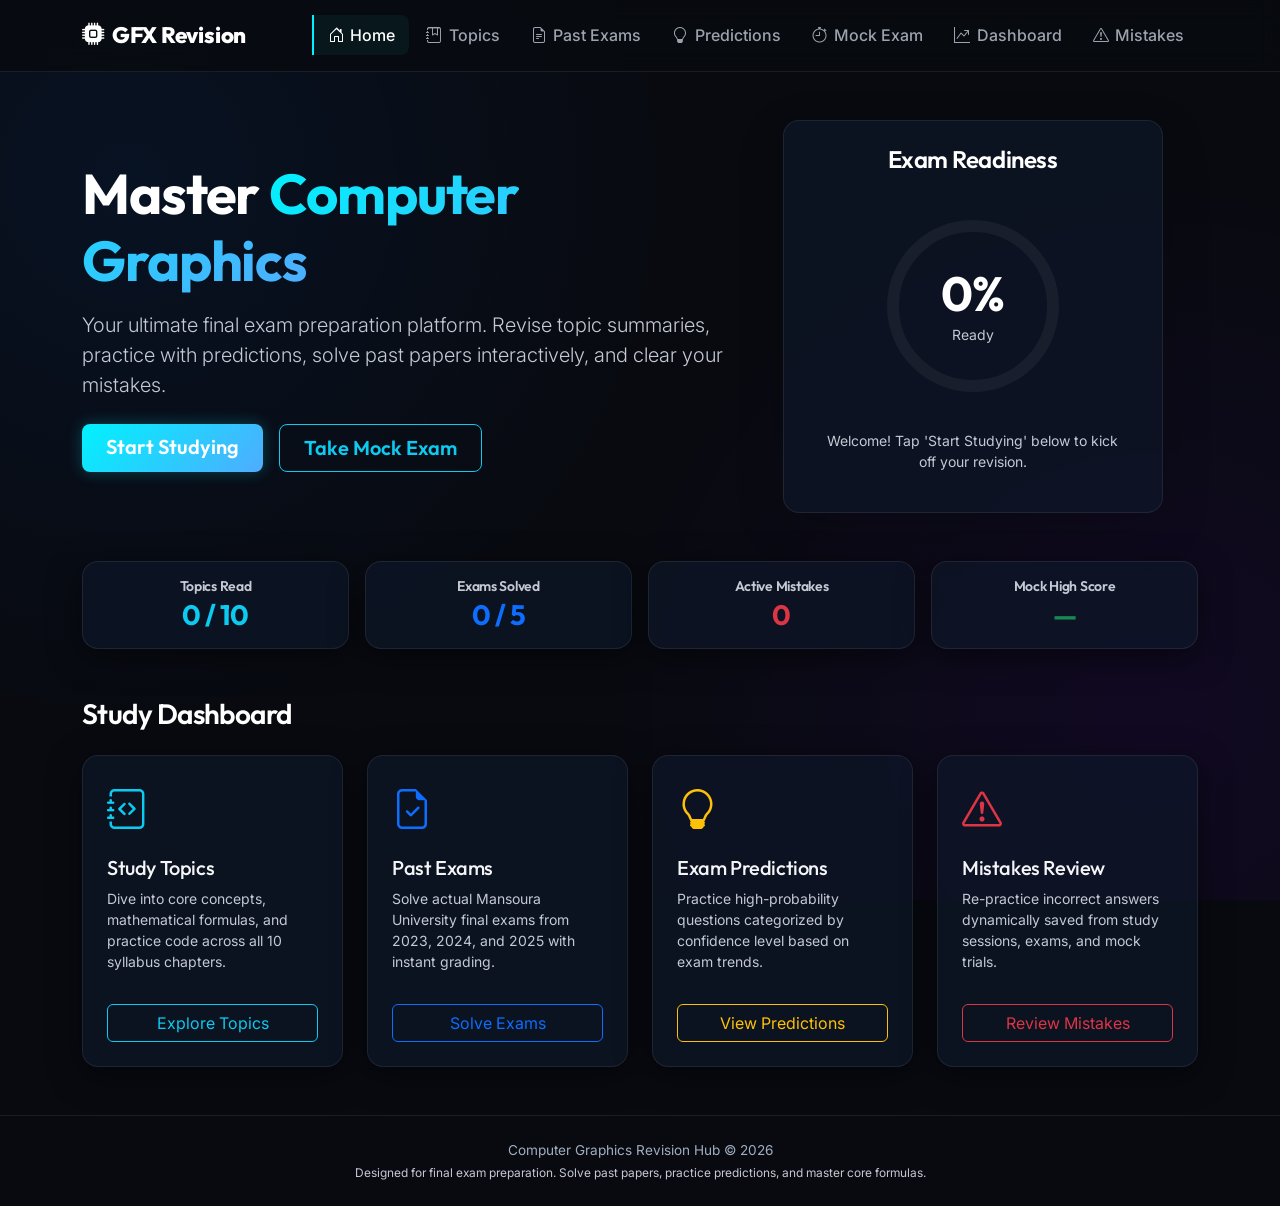
<file: index.html>
<!DOCTYPE html>
<html lang="en">
<head>
  <meta charset="UTF-8" />
  <meta name="viewport" content="width=device-width, initial-scale=1.0" />
  <title>GFX Revision — Home</title>
  <meta name="description" content="Computer Graphics Final Exam Revision Website" />
  <link rel="stylesheet" href="https://cdn.jsdelivr.net/npm/bootstrap@5.3.3/dist/css/bootstrap.min.css" />
  <link rel="stylesheet" href="https://cdn.jsdelivr.net/npm/bootstrap-icons@1.11.3/font/bootstrap-icons.min.css" />
  <link rel="stylesheet" href="css/style.css" />
</head>
<body>
  <!-- Navbar injected by app.js -->
  <nav id="navbar"></nav>

  <!-- Main content -->
  <main id="main-content" class="container py-5">
    
    <!-- Hero / Welcome Panel -->
    <div class="row align-items-center mb-5 fade-in">
      <div class="col-lg-7">
        <h1 class="display-4 fw-bold mb-3">
          Master <span class="card-title-accent">Computer Graphics</span>
        </h1>
        <p class="lead text-muted">
          Your ultimate final exam preparation platform. Revise topic summaries, practice with predictions, solve past papers interactively, and clear your mistakes.
        </p>
        <div class="d-flex gap-3 mt-4">
          <a href="topics.html" class="btn btn-primary btn-lg px-4" style="background: var(--grad-primary); border: none; font-family: var(--font-title); font-weight: 600; color: #ffffff; box-shadow: var(--shadow-neon-cyan);">
            Start Studying
          </a>
          <a href="mock.html" class="btn btn-outline-info btn-lg px-4" style="font-family: var(--font-title); font-weight: 600;">
            Take Mock Exam
          </a>
        </div>
      </div>
      <div class="col-lg-5 mt-4 mt-lg-0 text-center">
        <!-- Visual Readiness Card -->
        <div class="panel-glass p-4 d-inline-block text-center shadow-lg" style="width: 100%; max-width: 380px;">
          <h4 class="mb-3" style="font-family: var(--font-title);">Exam Readiness</h4>
          
          <div class="position-relative d-inline-block my-3">
            <svg width="200" height="200" viewBox="0 0 200 200">
              <circle cx="100" cy="100" r="80" stroke="rgba(255,255,255,0.05)" stroke-width="12" fill="transparent" />
              <circle id="readiness-circle" cx="100" cy="100" r="80" stroke="url(#cyanGrad)" stroke-width="12" fill="transparent"
                      stroke-dasharray="502.6" stroke-dashoffset="502.6" class="progress-ring-circle" />
              <defs>
                <linearGradient id="cyanGrad" x1="0%" y1="0%" x2="100%" y2="100%">
                  <stop offset="0%" stop-color="#00f2fe" />
                  <stop offset="100%" stop-color="#0072ff" />
                </linearGradient>
              </defs>
            </svg>
            <div class="position-absolute top-50 start-50 translate-middle text-center">
              <h2 id="readiness-percent" class="display-5 fw-bold mb-0">0%</h2>
              <span class="text-muted small">Ready</span>
            </div>
          </div>
          <p id="readiness-feedback" class="text-muted small px-3 mt-2">
            Complete study topics and solve past papers to boost your score!
          </p>
        </div>
      </div>
    </div>

    <!-- Quick Stats Grid -->
    <div class="row g-3 mb-5 fade-in" style="animation-delay: 0.1s;">
      <div class="col-md-3 col-6">
        <div class="panel-glass p-3 text-center">
          <h5 class="text-muted small mb-1">Topics Read</h5>
          <h3 id="stat-topics" class="fw-bold mb-0 text-info">0 / 10</h3>
        </div>
      </div>
      <div class="col-md-3 col-6">
        <div class="panel-glass p-3 text-center">
          <h5 class="text-muted small mb-1">Exams Solved</h5>
          <h3 id="stat-exams" class="fw-bold mb-0 text-primary">0 / 3</h3>
        </div>
      </div>
      <div class="col-md-3 col-6">
        <div class="panel-glass p-3 text-center">
          <h5 class="text-muted small mb-1">Active Mistakes</h5>
          <h3 id="stat-mistakes" class="fw-bold mb-0 text-danger">0</h3>
        </div>
      </div>
      <div class="col-md-3 col-6">
        <div class="panel-glass p-3 text-center">
          <h5 class="text-muted small mb-1">Mock High Score</h5>
          <h3 id="stat-mock" class="fw-bold mb-0 text-success">—</h3>
        </div>
      </div>
    </div>

    <!-- Features / Shortcut Cards -->
    <h3 class="mb-4" style="font-family: var(--font-title);">Study Dashboard</h3>
    <div class="row g-4 fade-in" style="animation-delay: 0.2s;">
      <!-- Card 1: Study Topics -->
      <div class="col-md-6 col-lg-3">
        <div class="panel-glass panel-glass-hover h-100 p-4 d-flex flex-column">
          <div class="mb-3 text-info fs-1"><i class="bi bi-journal-code"></i></div>
          <h4 class="h5 mb-2">Study Topics</h4>
          <p class="text-muted small flex-grow-1">
            Dive into core concepts, mathematical formulas, and practice code across all 10 syllabus chapters.
          </p>
          <a href="topics.html" class="btn btn-outline-info w-100 mt-3">Explore Topics</a>
        </div>
      </div>
      
      <!-- Card 2: Past Exams -->
      <div class="col-md-6 col-lg-3">
        <div class="panel-glass panel-glass-hover h-100 p-4 d-flex flex-column">
          <div class="mb-3 text-primary fs-1"><i class="bi bi-file-earmark-check"></i></div>
          <h4 class="h5 mb-2">Past Exams</h4>
          <p class="text-muted small flex-grow-1">
            Solve actual Mansoura University final exams from 2023, 2024, and 2025 with instant grading.
          </p>
          <a href="exams.html" class="btn btn-outline-primary w-100 mt-3">Solve Exams</a>
        </div>
      </div>

      <!-- Card 3: Predicted Questions -->
      <div class="col-md-6 col-lg-3">
        <div class="panel-glass panel-glass-hover h-100 p-4 d-flex flex-column">
          <div class="mb-3 text-warning fs-1"><i class="bi bi-lightbulb"></i></div>
          <h4 class="h5 mb-2">Exam Predictions</h4>
          <p class="text-muted small flex-grow-1">
            Practice high-probability questions categorized by confidence level based on exam trends.
          </p>
          <a href="predictions.html" class="btn btn-outline-warning w-100 mt-3">View Predictions</a>
        </div>
      </div>

      <!-- Card 4: Mistakes List -->
      <div class="col-md-6 col-lg-3">
        <div class="panel-glass panel-glass-hover h-100 p-4 d-flex flex-column">
          <div class="mb-3 text-danger fs-1"><i class="bi bi-exclamation-triangle"></i></div>
          <h4 class="h5 mb-2">Mistakes Review</h4>
          <p class="text-muted small flex-grow-1">
            Re-practice incorrect answers dynamically saved from study sessions, exams, and mock trials.
          </p>
          <a href="mistakes.html" class="btn btn-outline-danger w-100 mt-3">Review Mistakes</a>
        </div>
      </div>
    </div>

  </main>

  <!-- Footer -->
  <footer id="footer"></footer>

  <script src="https://cdn.jsdelivr.net/npm/bootstrap@5.3.3/dist/js/bootstrap.bundle.min.js"></script>
  <script src="js/app.js"></script>
  <script src="js/home.js"></script>
</body>
</html>
</file>
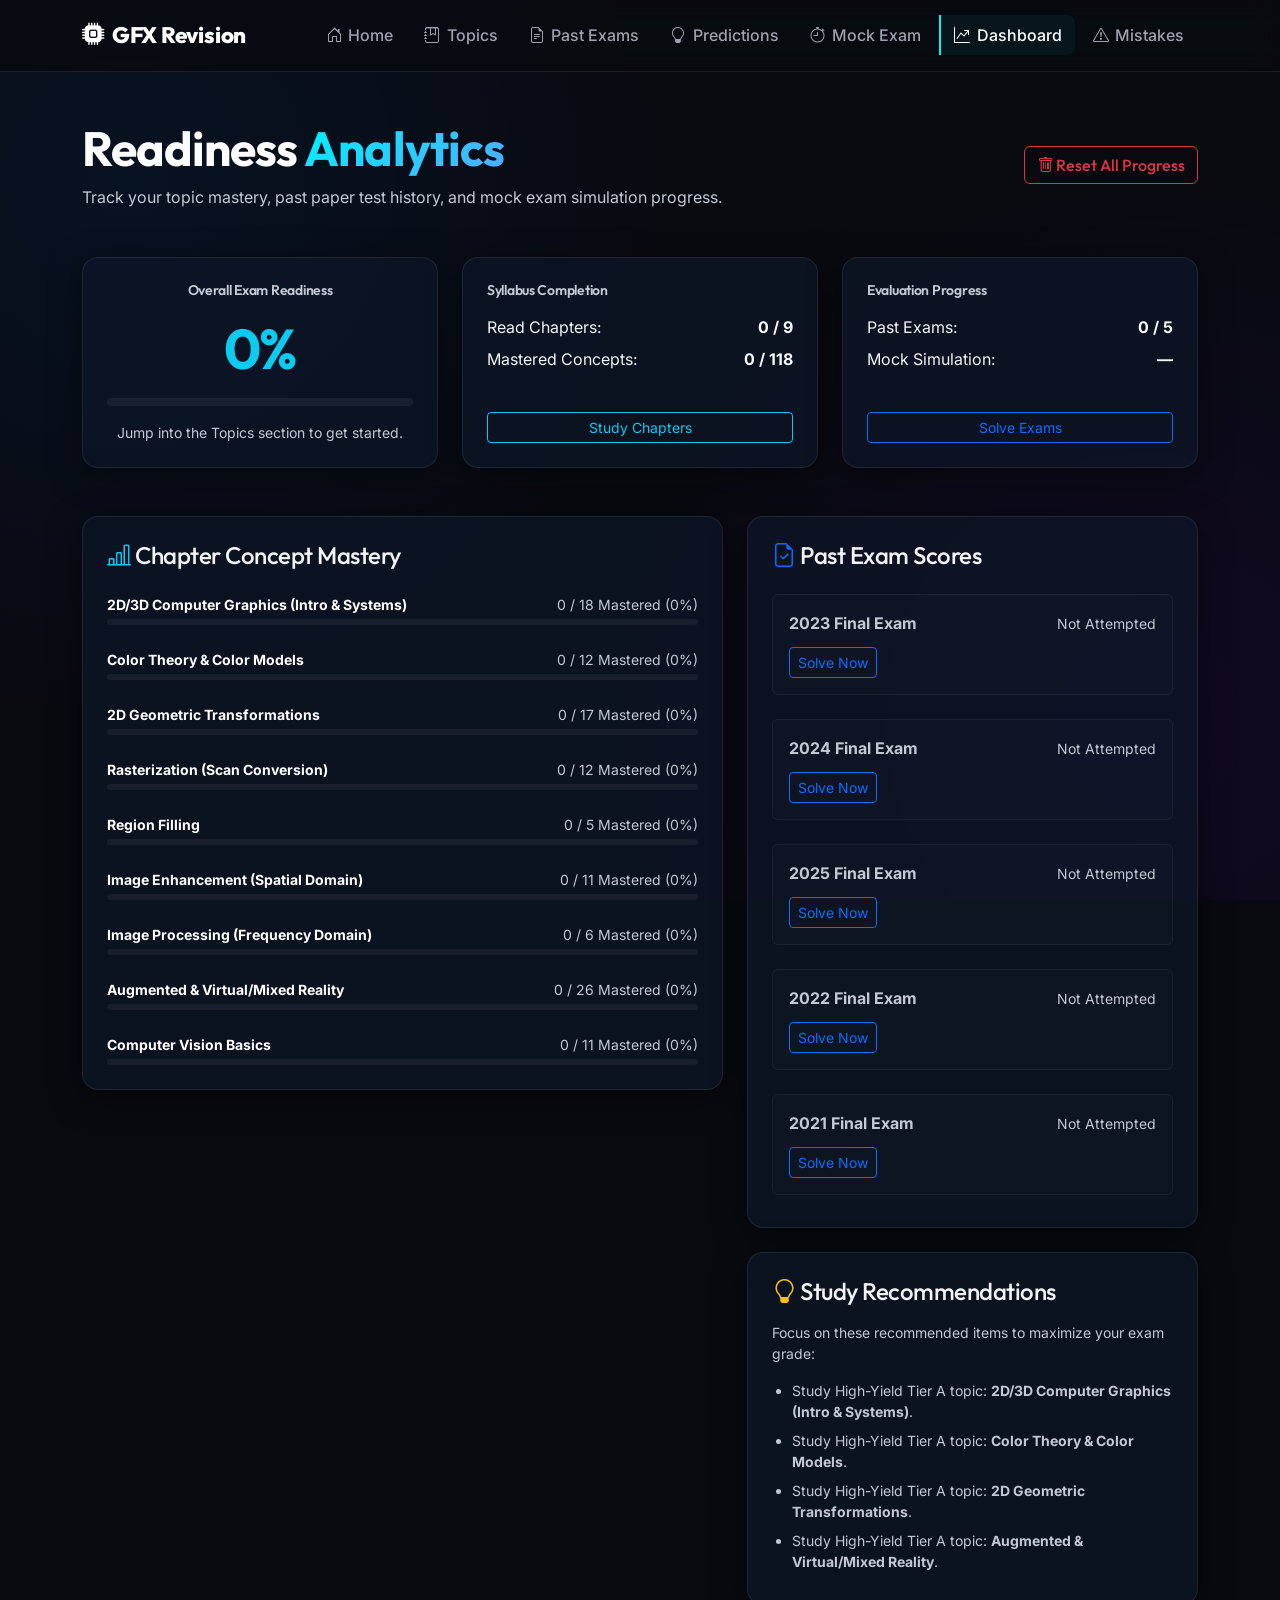
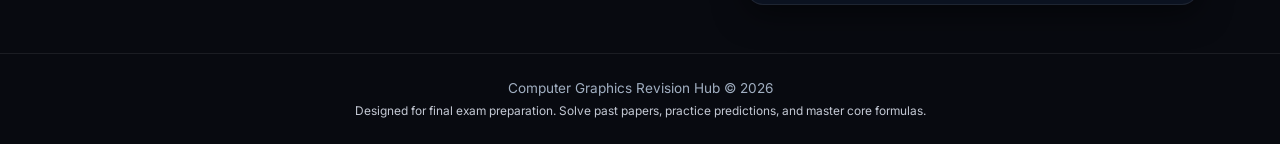
<file: dashboard.html>
<!DOCTYPE html>
<html lang="en">
<head>
  <meta charset="UTF-8" />
  <meta name="viewport" content="width=device-width, initial-scale=1.0" />
  <title>GFX Revision — Dashboard</title>
  <meta name="description" content="View your revision analytics." />
  <link rel="stylesheet" href="https://cdn.jsdelivr.net/npm/bootstrap@5.3.3/dist/css/bootstrap.min.css" />
  <link rel="stylesheet" href="https://cdn.jsdelivr.net/npm/bootstrap-icons@1.11.3/font/bootstrap-icons.min.css" />
  <link rel="stylesheet" href="css/style.css" />
</head>
<body>
  <!-- Navbar -->
  <nav id="navbar"></nav>

  <!-- Main content -->
  <main id="main-content" class="container py-5">
    
    <div class="d-flex flex-md-row flex-column justify-content-between align-items-md-center mb-5 gap-3 fade-in">
      <div>
        <h1 class="display-5 fw-bold mb-2">Readiness <span class="card-title-accent">Analytics</span></h1>
        <p class="text-muted mb-0">Track your topic mastery, past paper test history, and mock exam simulation progress.</p>
      </div>
      <div>
        <button id="reset-progress-btn" class="btn btn-outline-danger" style="font-family: var(--font-title); font-weight: 500;">
          <i class="bi bi-trash"></i> Reset All Progress
        </button>
      </div>
    </div>

    <!-- Summary Metrics Cards -->
    <div class="row g-4 mb-5 fade-in" style="animation-delay: 0.1s;">
      
      <!-- Readiness Card -->
      <div class="col-md-4">
        <div class="panel-glass p-4 text-center h-100">
          <h5 class="text-muted small mb-2">Overall Exam Readiness</h5>
          <h2 id="dash-readiness-percent" class="display-4 fw-bold text-info my-3">0%</h2>
          <div class="progress" style="height: 8px; background: rgba(255,255,255,0.05); border-radius: 4px;">
            <div id="dash-readiness-bar" class="progress-bar bg-info" role="progressbar" style="width: 0%;" aria-valuenow="0" aria-valuemin="0" aria-valuemax="100"></div>
          </div>
          <p id="dash-readiness-feedback" class="text-muted small mt-3 mb-0">Complete topics and solve past papers to raise your score.</p>
        </div>
      </div>

      <!-- Topics Progress -->
      <div class="col-md-4">
        <div class="panel-glass p-4 h-100 d-flex flex-column justify-content-between">
          <div>
            <h5 class="text-muted small mb-3">Syllabus Completion</h5>
            <div class="d-flex justify-content-between mb-2">
              <span>Read Chapters:</span>
              <strong id="dash-topics-read" class="text-light">0 / 9</strong>
            </div>
            <div class="d-flex justify-content-between mb-2">
              <span>Mastered Concepts:</span>
              <strong id="dash-concepts-mastered" class="text-light">0</strong>
            </div>
          </div>
          <a href="topics.html" class="btn btn-sm btn-outline-info w-100 mt-3">Study Chapters</a>
        </div>
      </div>

      <!-- Exams & Mock Progress -->
      <div class="col-md-4">
        <div class="panel-glass p-4 h-100 d-flex flex-column justify-content-between">
          <div>
            <h5 class="text-muted small mb-3">Evaluation Progress</h5>
            <div class="d-flex justify-content-between mb-2">
              <span>Past Exams:</span>
              <strong id="dash-exams-solved" class="text-light">0 / 3</strong>
            </div>
            <div class="d-flex justify-content-between mb-2">
              <span>Mock Simulation:</span>
              <strong id="dash-mock-score" class="text-light">—</strong>
            </div>
          </div>
          <a href="exams.html" class="btn btn-sm btn-outline-primary w-100 mt-3">Solve Exams</a>
        </div>
      </div>

    </div>

    <div class="row g-4 fade-in" style="animation-delay: 0.2s;">
      <!-- Left Column: Detailed Chapter Mastery -->
      <div class="col-lg-7">
        <div class="panel-glass p-4">
          <h3 class="h4 mb-4" style="font-family: var(--font-title);"><i class="bi bi-bar-chart-line text-info"></i> Chapter Concept Mastery</h3>
          <div id="chapters-mastery-list" class="d-flex flex-column gap-4">
            <!-- Progress bars for each chapter loaded dynamically -->
          </div>
        </div>
      </div>

      <!-- Right Column: Exam Performance & Weak Points -->
      <div class="col-lg-5">
        <!-- Exams History -->
        <div class="panel-glass p-4 mb-4">
          <h3 class="h4 mb-4" style="font-family: var(--font-title);"><i class="bi bi-file-earmark-check text-primary"></i> Past Exam Scores</h3>
          <div id="exams-history-list" class="d-flex flex-column gap-3">
            <!-- Exam results -->
          </div>
        </div>

        <!-- Weak Points / Recommendations -->
        <div class="panel-glass p-4">
          <h3 class="h4 mb-3" style="font-family: var(--font-title);"><i class="bi bi-lightbulb text-warning"></i> Study Recommendations</h3>
          <p class="text-muted small mb-3">Focus on these recommended items to maximize your exam grade:</p>
          <ul id="recommendations-list" class="text-muted small mb-0" style="padding-left: 1.25rem;">
            <!-- Dynamic alerts -->
          </ul>
        </div>
      </div>
    </div>

  </main>

  <!-- Footer -->
  <footer id="footer"></footer>

  <script src="https://cdn.jsdelivr.net/npm/bootstrap@5.3.3/dist/js/bootstrap.bundle.min.js"></script>
  <script src="js/app.js"></script>
  <script src="js/dashboard.js"></script>
</body>
</html>
</file>
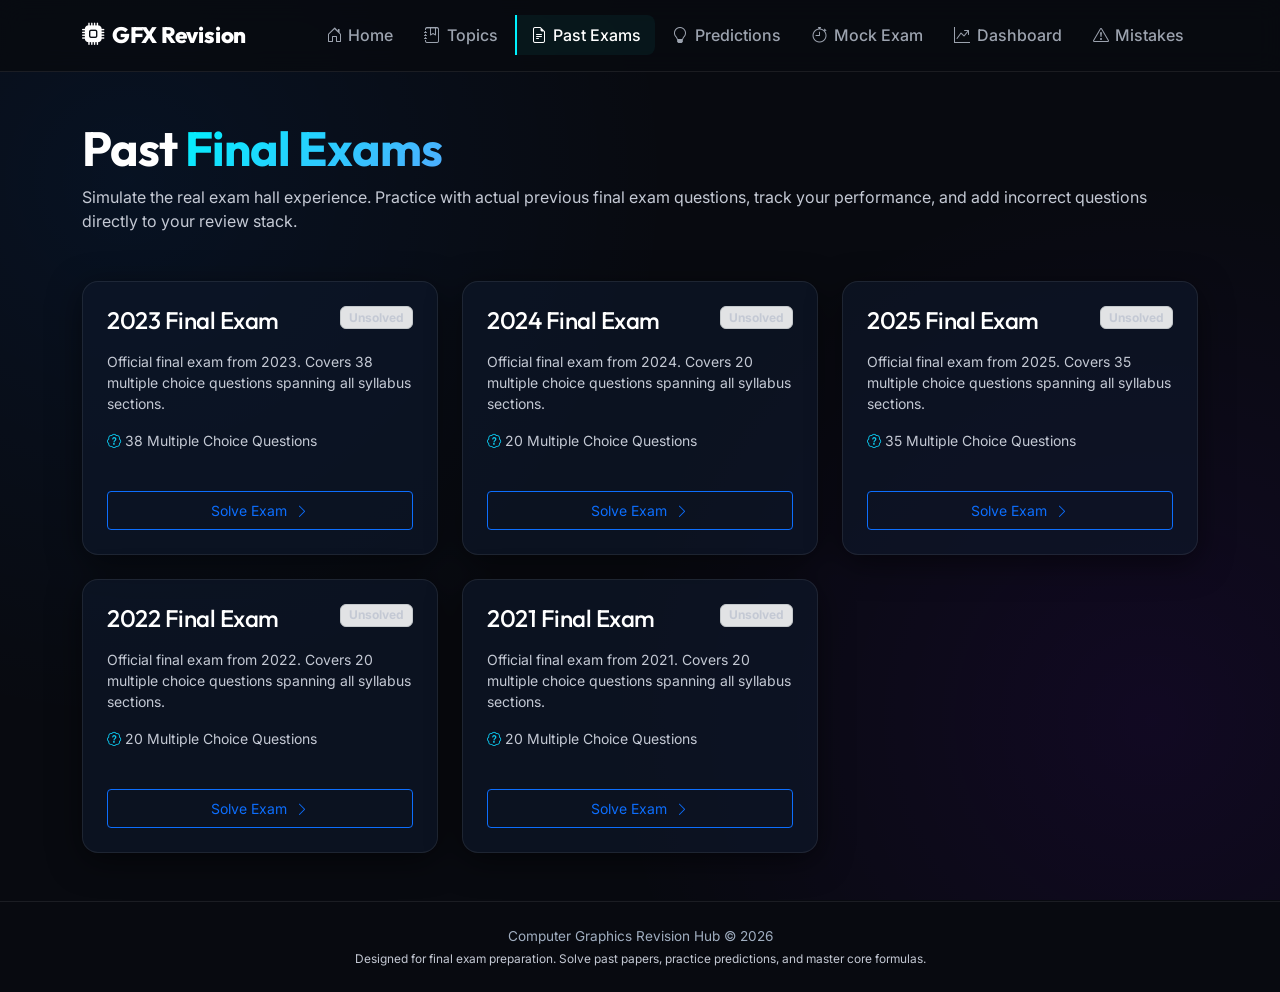
<file: exam.html>
<!DOCTYPE html>
<html lang="en">
<head>
  <meta charset="UTF-8" />
  <meta name="viewport" content="width=device-width, initial-scale=1.0" />
  <title>GFX Revision — Exam Solver</title>
  <meta name="description" content="Solve past Computer Graphics exam papers." />
  <link rel="stylesheet" href="https://cdn.jsdelivr.net/npm/bootstrap@5.3.3/dist/css/bootstrap.min.css" />
  <link rel="stylesheet" href="https://cdn.jsdelivr.net/npm/bootstrap-icons@1.11.3/font/bootstrap-icons.min.css" />
  <link rel="stylesheet" href="css/style.css" />
</head>
<body>
  <!-- Navbar -->
  <nav id="navbar"></nav>

  <!-- Main content -->
  <main id="main-content" class="container py-5">
    
    <!-- Header Controls -->
    <div class="d-flex justify-content-between align-items-center mb-4 fade-in">
      <a href="exams.html" class="btn btn-sm btn-outline-secondary"><i class="bi bi-arrow-left"></i> Exit Exam</a>
      <div class="d-flex align-items-center gap-3">
        <span class="badge bg-danger px-3 py-2 fs-6 d-flex align-items-center gap-2" id="timer-badge">
          <i class="bi bi-alarm-fill"></i> <span id="timer-display">00:00</span>
        </span>
      </div>
    </div>

    <!-- Solver Layout -->
    <div class="row g-4 fade-in" style="animation-delay: 0.1s;">
      
      <!-- Left side: Questions Panel -->
      <div class="col-lg-8" id="question-panel-col">
        <div class="panel-glass p-4 mb-4">
          <!-- Question Progress Bar -->
          <div class="d-flex justify-content-between align-items-center mb-2">
            <span class="small text-muted" id="q-counter">Question 0 of 0</span>
            <span class="small text-info fw-bold" id="q-percent">0% Completed</span>
          </div>
          <div class="progress mb-4" style="height: 6px; background: rgba(255,255,255,0.05); border-radius: 3px;">
            <div class="progress-bar" id="exam-progress-bar" role="progressbar" style="width: 0%; background: var(--grad-primary); border-radius: 3px;" aria-valuenow="0" aria-valuemin="0" aria-valuemax="100"></div>
          </div>

          <!-- Question Body -->
          <div class="d-flex justify-content-between align-items-start gap-2 mb-3">
            <h4 class="h5" id="question-text" style="line-height: 1.5;">Loading question...</h4>
            <button class="btn btn-sm text-warning flag-btn p-0" id="flag-btn-exam">
              <i class="bi bi-flag"></i>
            </button>
          </div>

          <!-- Options Grid -->
          <div id="options-container" class="mb-4">
            <!-- Injected by JS -->
          </div>

          <!-- Explanation Panel -->
          <div class="answer-panel d-none mb-4" id="explanation-panel">
            <h6 class="text-info mb-1"><i class="bi bi-info-circle"></i> Explanation:</h6>
            <p class="text-muted small mb-0" id="explanation-text"></p>
          </div>

          <!-- Action Buttons -->
          <div class="d-flex justify-content-between mt-4">
            <button class="btn btn-outline-secondary px-4" id="prev-btn" disabled>
              <i class="bi bi-chevron-left"></i> Previous
            </button>
            <button class="btn btn-primary px-4" id="next-btn" style="background: var(--grad-primary); border: none; color: #ffffff; font-weight: 600;">
              Next <i class="bi bi-chevron-right"></i>
            </button>
          </div>
        </div>
      </div>

      <!-- Right side: Questions Sidebar/Grid for quick navigation -->
      <div class="col-lg-4" id="nav-panel-col">
        <div class="panel-glass p-4">
          <h5 class="h6 mb-3" style="font-family: var(--font-title);">Question Navigation</h5>
          <div class="d-flex flex-wrap gap-2 mb-4" id="navigator-grid">
            <!-- Buttons injected by JS -->
          </div>
          <hr style="border-color: rgba(255,255,255,0.06);">
          <button class="btn btn-danger w-100 py-2.5 fw-bold" id="submit-exam-btn" style="box-shadow: 0 4px 15px rgba(239, 68, 68, 0.2);">
            Submit Exam
          </button>
        </div>
      </div>

    </div>

    <!-- Results Panel (Hidden initially) -->
    <div id="results-panel" class="d-none fade-in">
      <div class="row justify-content-center">
        <div class="col-md-8 text-center">
          <div class="panel-glass p-5 mb-5 shadow-lg">
            <div class="fs-1 text-success mb-3"><i class="bi bi-trophy-fill"></i></div>
            <h2 class="display-5 fw-bold mb-2">Exam Completed!</h2>
            <p class="text-muted mb-4" id="results-meta">You attempted the 2024 Exam.</p>
            
            <div class="display-3 fw-bold mb-2 text-info" id="results-score">0 / 0</div>
            <h4 class="text-success mb-4" id="results-percentage">0%</h4>

            <div class="progress mb-4" style="height: 12px; background: rgba(255,255,255,0.05); border-radius: 6px;">
              <div class="progress-bar bg-success" id="results-progress" role="progressbar" style="width: 0%; border-radius: 6px;" aria-valuenow="0" aria-valuemin="0" aria-valuemax="100"></div>
            </div>

            <p class="text-muted small mb-4" id="results-summary">
              All incorrect answers have been logged into your Mistakes tab for study review.
            </p>

            <div class="d-flex gap-3 justify-content-center">
              <a href="exams.html" class="btn btn-outline-secondary px-4 py-2">Back to Exams</a>
              <a href="mistakes.html" class="btn btn-primary px-4 py-2" style="background: var(--grad-primary); border: none; color: #ffffff; font-weight: 600;">Review Mistakes</a>
            </div>
          </div>
        </div>
      </div>
    </div>

  </main>

  <!-- Footer -->
  <footer id="footer"></footer>

  <script src="https://cdn.jsdelivr.net/npm/bootstrap@5.3.3/dist/js/bootstrap.bundle.min.js"></script>
  <script src="js/app.js"></script>
  <script src="js/exam.js"></script>
</body>
</html>
</file>
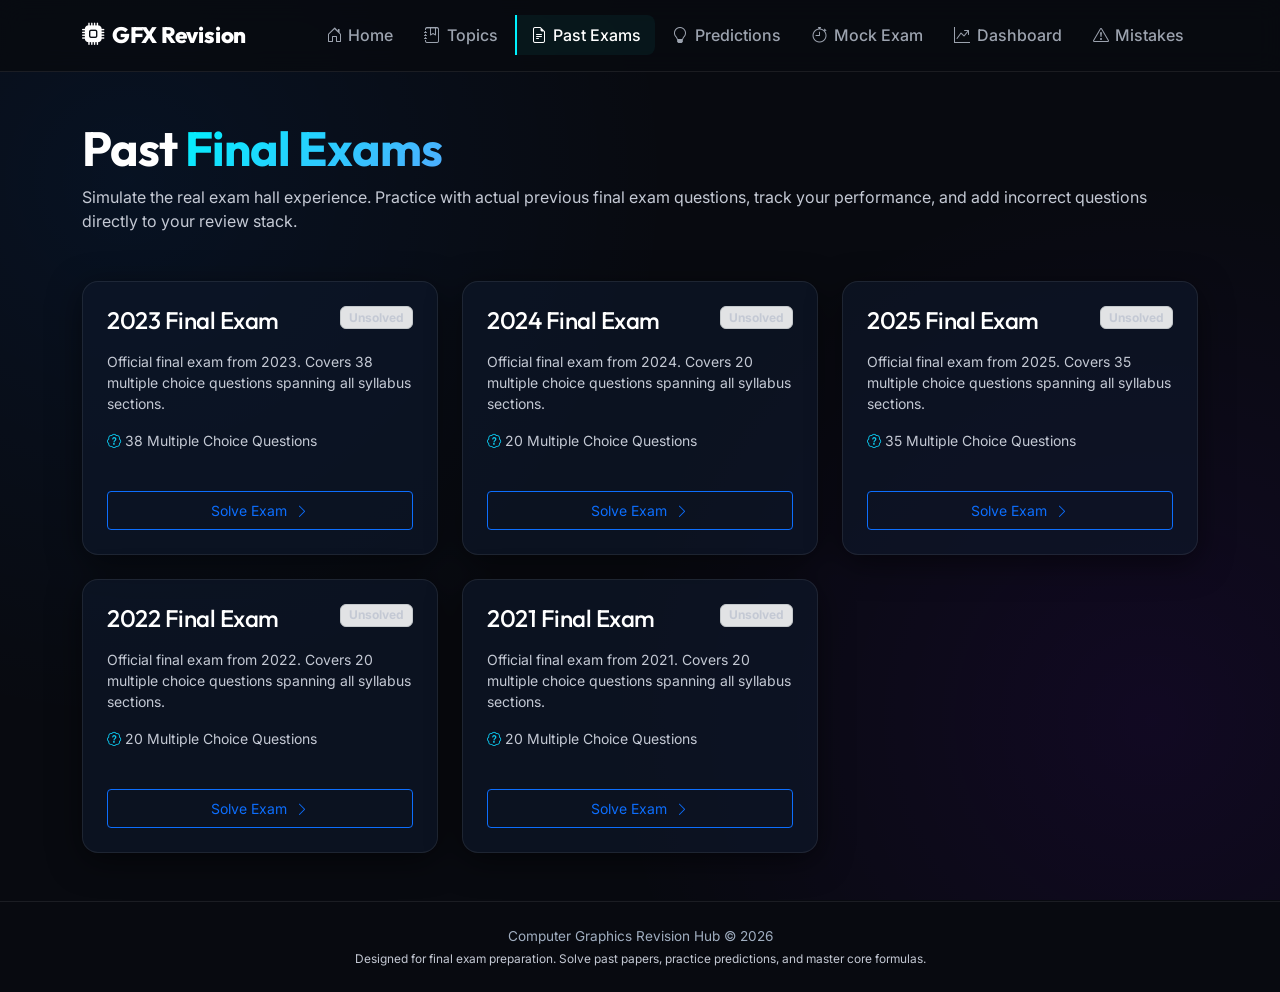
<file: exams.html>
<!DOCTYPE html>
<html lang="en">
<head>
  <meta charset="UTF-8" />
  <meta name="viewport" content="width=device-width, initial-scale=1.0" />
  <title>GFX Revision — Past Exams</title>
  <meta name="description" content="Attempt past computer graphics papers." />
  <link rel="stylesheet" href="https://cdn.jsdelivr.net/npm/bootstrap@5.3.3/dist/css/bootstrap.min.css" />
  <link rel="stylesheet" href="https://cdn.jsdelivr.net/npm/bootstrap-icons@1.11.3/font/bootstrap-icons.min.css" />
  <link rel="stylesheet" href="css/style.css" />
</head>
<body>
  <!-- Navbar -->
  <nav id="navbar"></nav>

  <!-- Main content -->
  <main id="main-content" class="container py-5">
    <div class="mb-5 fade-in">
      <h1 class="display-5 fw-bold mb-2">Past <span class="card-title-accent">Final Exams</span></h1>
      <p class="text-muted">Simulate the real exam hall experience. Practice with actual previous final exam questions, track your performance, and add incorrect questions directly to your review stack.</p>
    </div>

    <!-- Exams Grid -->
    <div class="row g-4 fade-in" style="animation-delay: 0.1s;" id="exams-grid">
      <!-- Exam cards dynamically injected -->
      <div class="col-12 text-center py-5">
        <div class="spinner-border text-info" role="status">
          <span class="visually-hidden">Loading exams...</span>
        </div>
      </div>
    </div>
  </main>

  <!-- Footer -->
  <footer id="footer"></footer>

  <script src="https://cdn.jsdelivr.net/npm/bootstrap@5.3.3/dist/js/bootstrap.bundle.min.js"></script>
  <script src="js/app.js"></script>
  <script src="js/exams.js"></script>
</body>
</html>
</file>
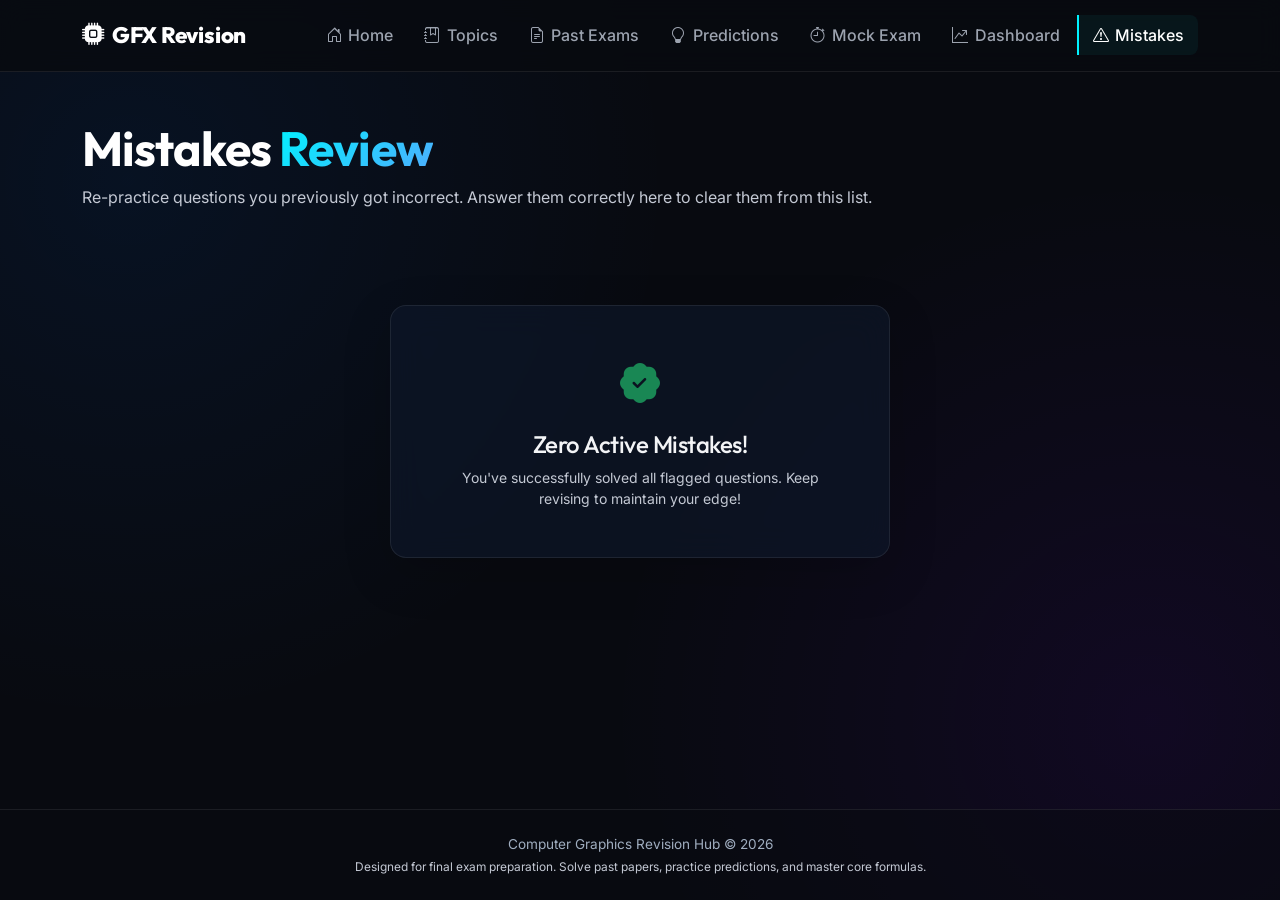
<file: mistakes.html>
<!DOCTYPE html>
<html lang="en">
<head>
  <meta charset="UTF-8" />
  <meta name="viewport" content="width=device-width, initial-scale=1.0" />
  <title>GFX Revision — Mistakes Review</title>
  <meta name="description" content="Review and solve your logged mistakes." />
  <link rel="stylesheet" href="https://cdn.jsdelivr.net/npm/bootstrap@5.3.3/dist/css/bootstrap.min.css" />
  <link rel="stylesheet" href="https://cdn.jsdelivr.net/npm/bootstrap-icons@1.11.3/font/bootstrap-icons.min.css" />
  <link rel="stylesheet" href="css/style.css" />
</head>
<body>
  <!-- Navbar -->
  <nav id="navbar"></nav>

  <!-- Main content -->
  <main id="main-content" class="container py-5">
    
    <div class="d-flex flex-md-row flex-column justify-content-between align-items-md-center mb-5 gap-3 fade-in">
      <div>
        <h1 class="display-5 fw-bold mb-2">Mistakes <span class="card-title-accent">Review</span></h1>
        <p class="text-muted mb-0">Re-practice questions you previously got incorrect. Answer them correctly here to clear them from this list.</p>
      </div>
      <div>
        <button id="clear-all-mistakes-btn" class="btn btn-outline-danger" style="font-family: var(--font-title); font-weight: 500;">
          <i class="bi bi-trash"></i> Clear All Mistakes
        </button>
      </div>
    </div>

    <!-- Active Mistakes List -->
    <div id="mistakes-container" class="row g-4 fade-in" style="animation-delay: 0.1s;">
      <!-- Injected by mistakes.js -->
      <div class="col-12 text-center py-5">
        <div class="spinner-border text-info" role="status">
          <span class="visually-hidden">Loading mistakes...</span>
        </div>
      </div>
    </div>

  </main>

  <!-- Footer -->
  <footer id="footer"></footer>

  <script src="https://cdn.jsdelivr.net/npm/bootstrap@5.3.3/dist/js/bootstrap.bundle.min.js"></script>
  <script src="js/app.js"></script>
  <script src="js/mistakes.js"></script>
</body>
</html>
</file>
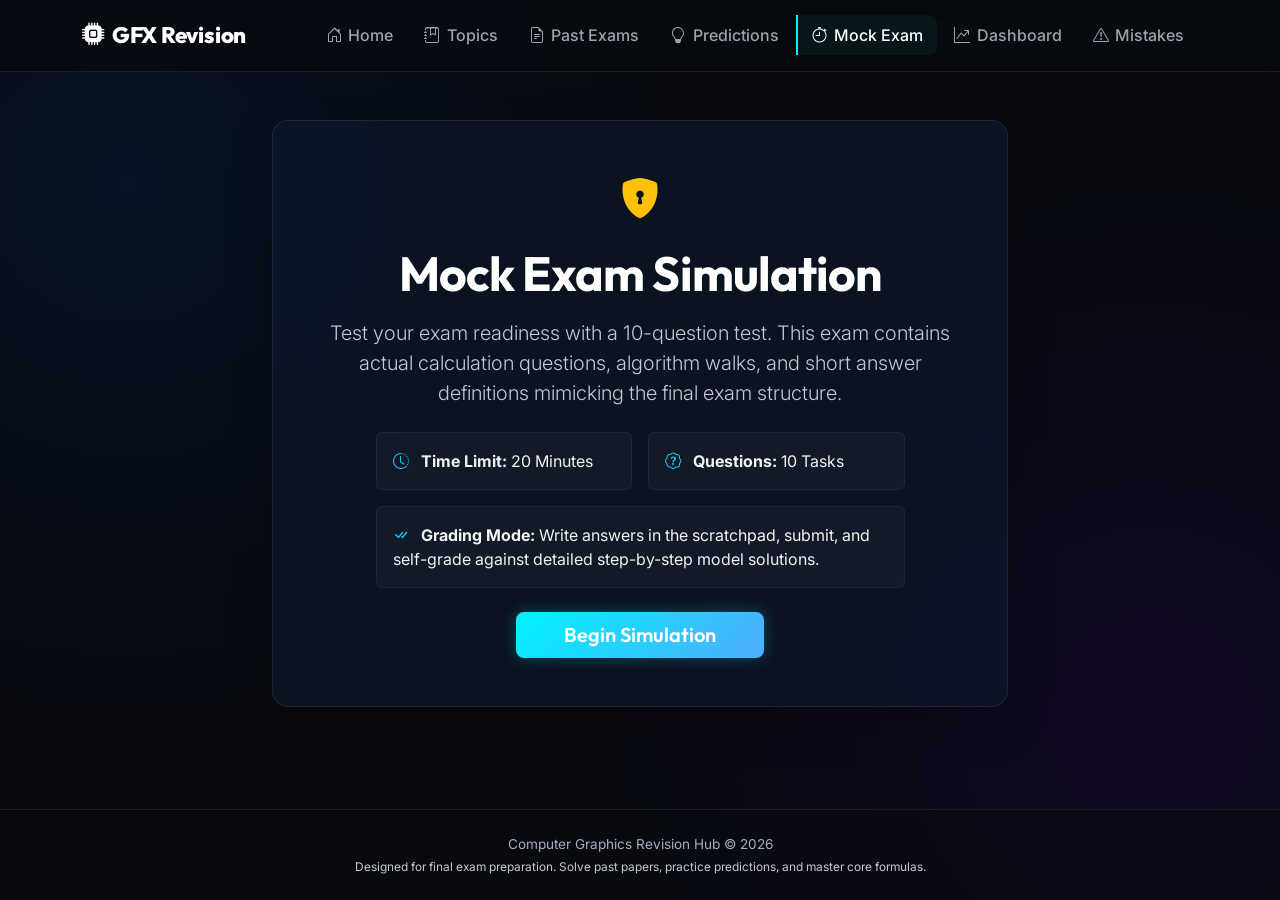
<file: mock.html>
<!DOCTYPE html>
<html lang="en">
<head>
  <meta charset="UTF-8" />
  <meta name="viewport" content="width=device-width, initial-scale=1.0" />
  <title>GFX Revision — Mock Exam</title>
  <meta name="description" content="Take a simulated Computer Graphics mock exam." />
  <link rel="stylesheet" href="https://cdn.jsdelivr.net/npm/bootstrap@5.3.3/dist/css/bootstrap.min.css" />
  <link rel="stylesheet" href="https://cdn.jsdelivr.net/npm/bootstrap-icons@1.11.3/font/bootstrap-icons.min.css" />
  <link rel="stylesheet" href="css/style.css" />
</head>
<body>
  <!-- Navbar -->
  <nav id="navbar"></nav>

  <!-- Main content -->
  <main id="main-content" class="container py-5">
    
    <!-- 1. Start / Setup View -->
    <div id="setup-view" class="fade-in">
      <div class="row justify-content-center text-center">
        <div class="col-lg-8">
          <div class="panel-glass p-5 shadow-lg">
            <div class="fs-1 text-warning mb-3"><i class="bi bi-shield-lock-fill animate__animated animate__pulse animate__infinite"></i></div>
            <h1 class="display-5 fw-bold mb-3">Mock Exam Simulation</h1>
            <p class="lead text-muted mb-4">
              Test your exam readiness with a 10-question test. This exam contains actual calculation questions, algorithm walks, and short answer definitions mimicking the final exam structure.
            </p>
            
            <div class="row g-3 text-start mb-4 justify-content-center">
              <div class="col-md-5">
                <div class="p-3 rounded" style="background: rgba(255,255,255,0.03); border: 1px solid rgba(255,255,255,0.05);">
                  <i class="bi bi-clock-history text-info me-2"></i> <strong>Time Limit:</strong> 20 Minutes
                </div>
              </div>
              <div class="col-md-5">
                <div class="p-3 rounded" style="background: rgba(255,255,255,0.03); border: 1px solid rgba(255,255,255,0.05);">
                  <i class="bi bi-patch-question text-info me-2"></i> <strong>Questions:</strong> 10 Tasks
                </div>
              </div>
              <div class="col-md-10">
                <div class="p-3 rounded" style="background: rgba(255,255,255,0.03); border: 1px solid rgba(255,255,255,0.05);">
                  <i class="bi bi-check-all text-info me-2"></i> <strong>Grading Mode:</strong> Write answers in the scratchpad, submit, and self-grade against detailed step-by-step model solutions.
                </div>
              </div>
            </div>

            <button id="start-mock-btn" class="btn btn-lg btn-primary px-5" style="background: var(--grad-primary); border: none; color: #ffffff; font-family: var(--font-title); font-weight: 600; box-shadow: var(--shadow-neon-cyan);">
              Begin Simulation
            </button>
          </div>
        </div>
      </div>
    </div>

    <!-- 2. Active Exam View -->
    <div id="exam-view" class="d-none">
      <div class="d-flex justify-content-between align-items-center mb-4">
        <h2 class="h4 mb-0" style="font-family: var(--font-title);">Mock Exam Simulator</h2>
        <span class="badge bg-danger px-3 py-2 fs-6" id="mock-timer-badge">
          <i class="bi bi-alarm-fill"></i> <span id="mock-timer">20:00</span>
        </span>
      </div>

      <div class="row g-4">
        <!-- Question Workspace -->
        <div class="col-lg-8">
          <div class="panel-glass p-4 mb-4">
            <div class="d-flex justify-content-between align-items-center mb-3">
              <span id="mock-q-num" class="badge bg-secondary-subtle text-info">Question 1 of 10</span>
              <span id="mock-q-points" class="badge bg-info-subtle text-light">5 Points</span>
            </div>

            <h4 class="h5 mb-4" id="mock-question-text" style="line-height: 1.5;">Question...</h4>
            
            <!-- Answer Scratchpad -->
            <div class="mb-4">
              <label for="mock-scratchpad" class="form-label text-muted small"><i class="bi bi-pencil-square"></i> Draft Your Steps & Answers here:</label>
              <textarea class="form-control bg-dark border-secondary text-white" id="mock-scratchpad" rows="8" placeholder="Write your mathematical steps, matrices, or terminology answers here before submitting..." style="font-family: monospace;"></textarea>
            </div>

            <!-- Back/Next Actions -->
            <div class="d-flex justify-content-between">
              <button class="btn btn-outline-secondary px-4" id="mock-prev-btn" disabled>Previous</button>
              <button class="btn btn-primary px-4" id="mock-next-btn" style="background: var(--grad-primary); border: none; color: #ffffff; font-weight: 600;">Next</button>
            </div>
          </div>
        </div>

        <!-- Right Side Nav Grid -->
        <div class="col-lg-4">
          <div class="panel-glass p-4">
            <h5 class="h6 mb-3" style="font-family: var(--font-title);">Exam Navigator</h5>
            <div id="mock-navigator-grid" class="d-flex flex-wrap gap-2 mb-4">
              <!-- Navigator buttons -->
            </div>
            <hr style="border-color: rgba(255,255,255,0.06);">
            <button class="btn btn-danger w-100 py-2.5 fw-bold" id="mock-submit-btn">
              Submit Answers & Grade
            </button>
          </div>
        </div>
      </div>
    </div>

    <!-- 3. Self Grading View -->
    <div id="grading-view" class="d-none">
      <div class="row justify-content-center">
        <div class="col-lg-10">
          <div class="panel-glass p-4 mb-4">
            <h2 class="h4 mb-2" style="font-family: var(--font-title);"><i class="bi bi-clipboard-check text-info"></i> Compare and Self-Grade</h2>
            <p class="text-muted small">Compare your drafts against the correct model solutions. Grade yourself honestly to compute your readiness score.</p>
            
            <div id="grading-cards-container" class="d-flex flex-column gap-4">
              <!-- Injected by JS -->
            </div>

            <div class="text-center mt-5">
              <button class="btn btn-lg btn-success px-5 py-3 fw-bold" id="mock-finalize-btn" style="box-shadow: 0 4px 15px rgba(16, 185, 129, 0.25);">
                Finalize Mock Score
              </button>
            </div>
          </div>
        </div>
      </div>
    </div>

    <!-- 4. Result View -->
    <div id="result-view" class="d-none">
      <div class="row justify-content-center text-center">
        <div class="col-md-8">
          <div class="panel-glass p-5 mb-5 shadow-lg">
            <div class="fs-1 text-success mb-3"><i class="bi bi-patch-check-fill animate__animated animate__bounceIn"></i></div>
            <h2 class="display-5 fw-bold mb-2">Simulation Complete!</h2>
            <p class="text-muted mb-4">Your self-graded results have been saved.</p>
            
            <div class="display-3 fw-bold mb-2 text-info" id="mock-score-display">0 / 70</div>
            <h4 class="text-success mb-4" id="mock-percent-display">0%</h4>

            <div class="progress mb-4" style="height: 12px; background: rgba(255,255,255,0.05); border-radius: 6px;">
              <div class="progress-bar bg-success" id="mock-progress-bar" role="progressbar" style="width: 0%; border-radius: 6px;" aria-valuenow="0" aria-valuemin="0" aria-valuemax="100"></div>
            </div>

            <p class="text-muted small mb-4">
              Any tasks marked incorrect are automatically added to your Mistakes Review list. You can re-practice them there anytime.
            </p>

            <div class="d-flex gap-3 justify-content-center">
              <a href="index.html" class="btn btn-outline-secondary px-4 py-2">Go to Home</a>
              <a href="mistakes.html" class="btn btn-primary px-4 py-2" style="background: var(--grad-primary); border: none; color: #ffffff; font-weight: 600;">Go to Mistakes</a>
            </div>
          </div>
        </div>
      </div>
    </div>

  </main>

  <!-- Footer -->
  <footer id="footer"></footer>

  <script src="https://cdn.jsdelivr.net/npm/bootstrap@5.3.3/dist/js/bootstrap.bundle.min.js"></script>
  <script src="js/app.js"></script>
  <script src="js/mock.js"></script>
</body>
</html>
</file>
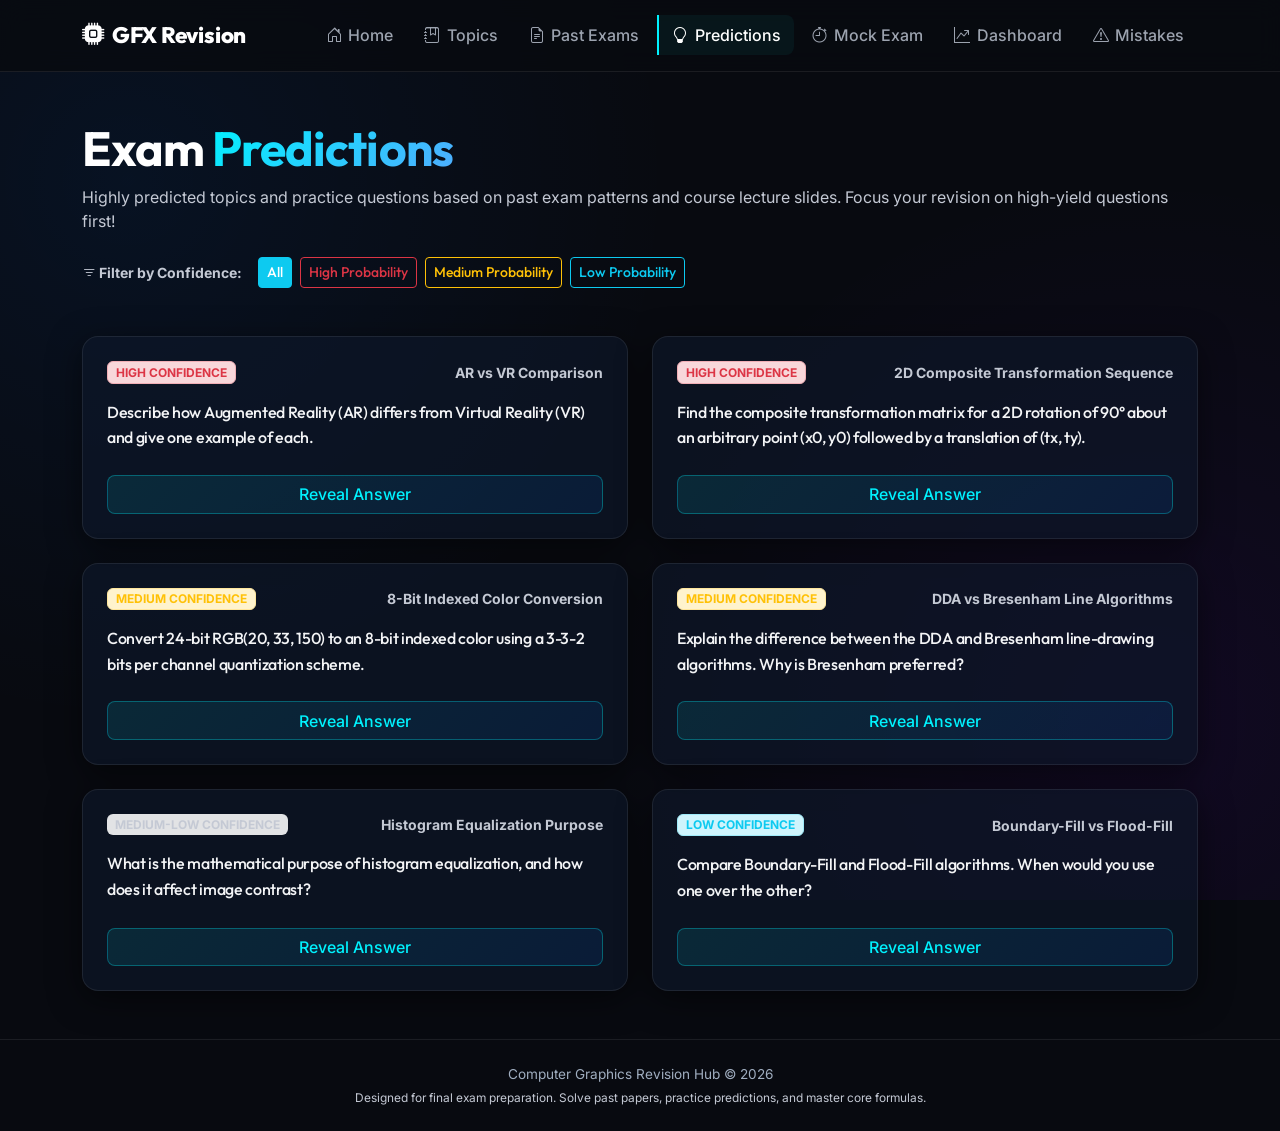
<file: predictions.html>
<!DOCTYPE html>
<html lang="en">
<head>
  <meta charset="UTF-8" />
  <meta name="viewport" content="width=device-width, initial-scale=1.0" />
  <title>GFX Revision — Predictions</title>
  <meta name="description" content="View high-yield exam predictions." />
  <link rel="stylesheet" href="https://cdn.jsdelivr.net/npm/bootstrap@5.3.3/dist/css/bootstrap.min.css" />
  <link rel="stylesheet" href="https://cdn.jsdelivr.net/npm/bootstrap-icons@1.11.3/font/bootstrap-icons.min.css" />
  <link rel="stylesheet" href="css/style.css" />
</head>
<body>
  <!-- Navbar -->
  <nav id="navbar"></nav>

  <!-- Main content -->
  <main id="main-content" class="container py-5">
    
    <!-- Title Section -->
    <div class="mb-5 fade-in">
      <h1 class="display-5 fw-bold mb-2">Exam <span class="card-title-accent">Predictions</span></h1>
      <p class="text-muted mb-4">Highly predicted topics and practice questions based on past exam patterns and course lecture slides. Focus your revision on high-yield questions first!</p>

      <!-- Filter Row -->
      <div class="d-flex flex-wrap gap-2 align-items-center">
        <span class="text-muted small fw-bold me-2"><i class="bi bi-filter"></i> Filter by Confidence:</span>
        <button class="btn btn-sm btn-info filter-btn active-filter" data-confidence="all" style="font-family: var(--font-title); font-weight: 500;">All</button>
        <button class="btn btn-sm btn-outline-danger filter-btn" data-confidence="High" style="font-family: var(--font-title); font-weight: 500;">High Probability</button>
        <button class="btn btn-sm btn-outline-warning filter-btn" data-confidence="Medium" style="font-family: var(--font-title); font-weight: 500;">Medium Probability</button>
        <button class="btn btn-sm btn-outline-info filter-btn" data-confidence="Low" style="font-family: var(--font-title); font-weight: 500;">Low Probability</button>
      </div>
    </div>

    <!-- Predictions Container -->
    <div class="row g-4 fade-in animate__animated animate__fadeIn" style="animation-delay: 0.1s;" id="predictions-container">
      <!-- Injected by predictions.js -->
      <div class="col-12 text-center py-5">
        <div class="spinner-border text-info" role="status">
          <span class="visually-hidden">Loading predictions...</span>
        </div>
      </div>
    </div>

  </main>

  <!-- Footer -->
  <footer id="footer"></footer>

  <script src="https://cdn.jsdelivr.net/npm/bootstrap@5.3.3/dist/js/bootstrap.bundle.min.js"></script>
  <script src="js/app.js"></script>
  <script src="js/predictions.js"></script>
</body>
</html>
</file>
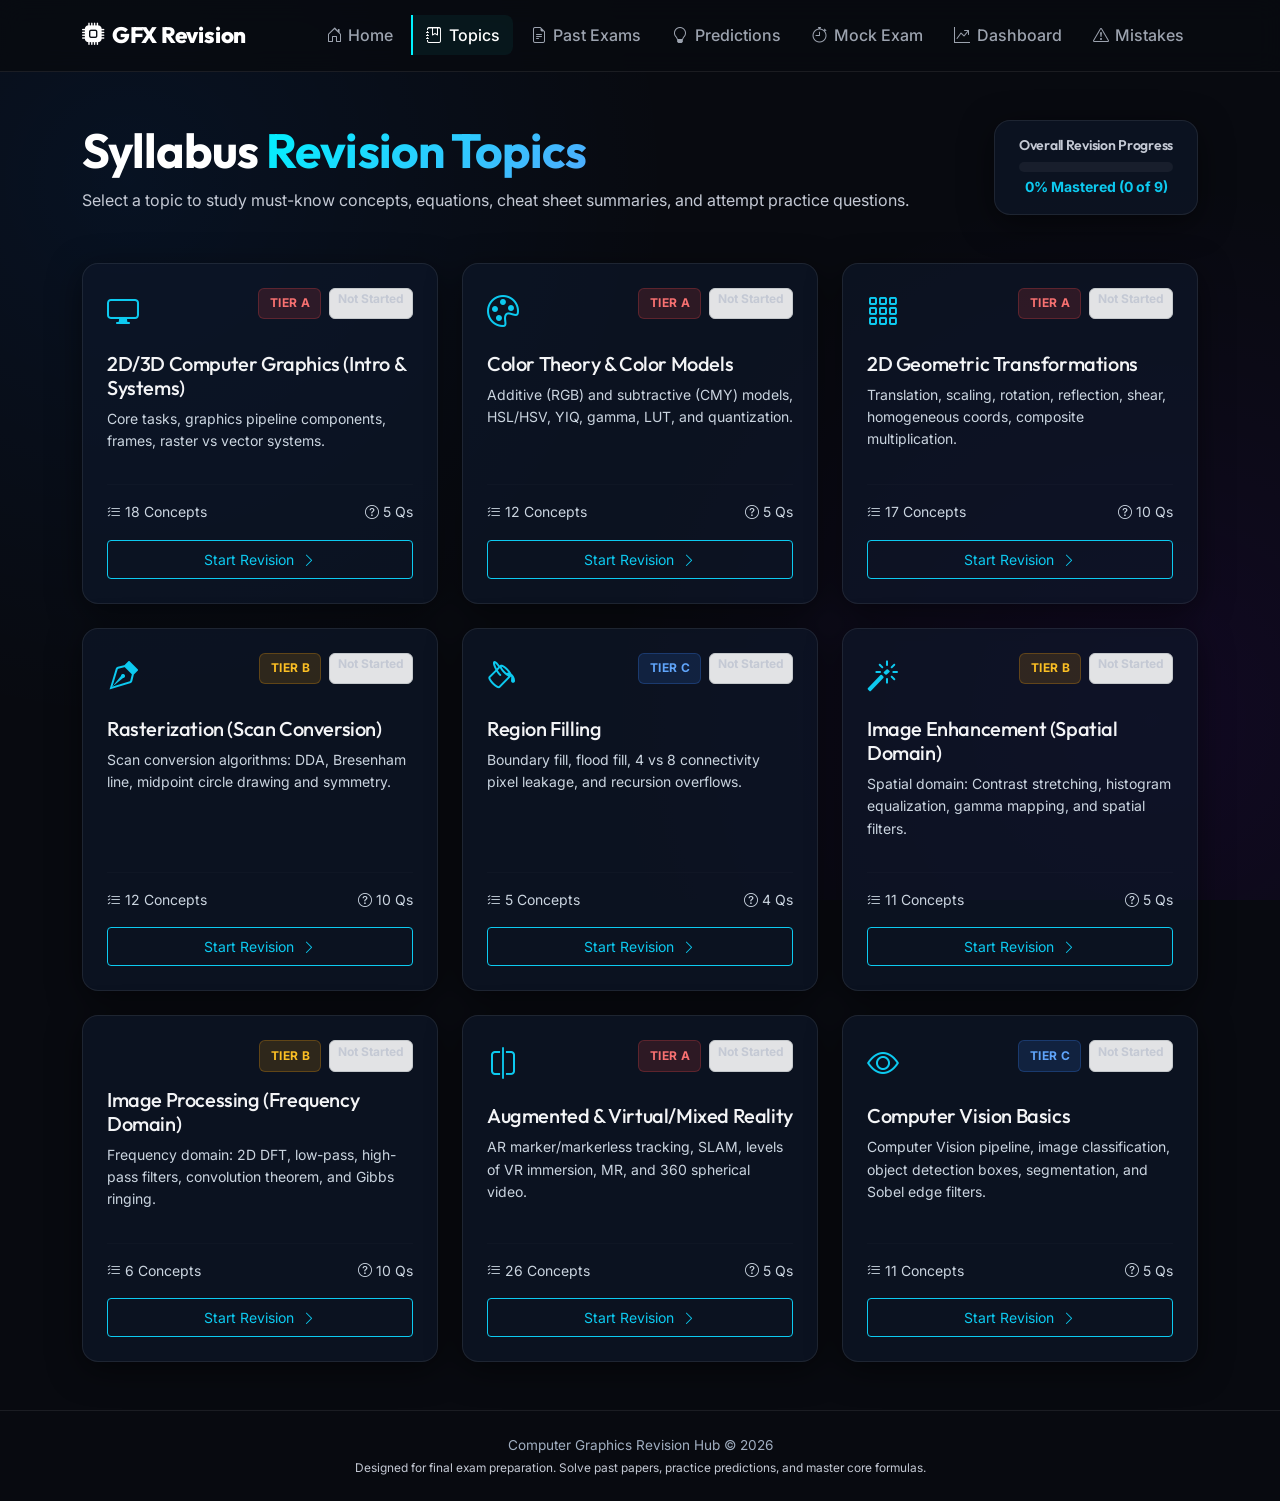
<file: topic.html>
<!DOCTYPE html>
<html lang="en">
<head>
  <meta charset="UTF-8" />
  <meta name="viewport" content="width=device-width, initial-scale=1.0" />
  <title>GFX Revision — Topic Detail</title>
  <meta name="description" content="Study Computer Graphics concepts and test yourself." />
  <link rel="stylesheet" href="https://cdn.jsdelivr.net/npm/bootstrap@5.3.3/dist/css/bootstrap.min.css" />
  <link rel="stylesheet" href="https://cdn.jsdelivr.net/npm/bootstrap-icons@1.11.3/font/bootstrap-icons.min.css" />
  <link rel="stylesheet" href="css/style.css" />
</head>
<body>
  <!-- Navbar -->
  <nav id="navbar"></nav>

  <!-- Main content -->
  <main id="main-content" class="container py-5">
    <!-- Back & Header Row -->
    <div class="mb-4 fade-in">
      <a href="topics.html" class="btn btn-sm btn-outline-secondary mb-3"><i class="bi bi-arrow-left"></i> Back to Topics</a>
      <div class="d-flex flex-md-row flex-column justify-content-between align-items-md-center gap-3">
        <div>
          <span id="topic-tier" class="badge-tier mb-2 d-inline-block">Tier A</span>
          <h1 id="topic-title" class="display-6 fw-bold">Loading Topic...</h1>
        </div>
        <div>
          <button id="studied-btn" class="btn btn-outline-success px-4 py-2" style="font-family: var(--font-title); font-weight: 600;">
            <i class="bi bi-bookmark-plus"></i> Mark as Studied
          </button>
        </div>
      </div>
    </div>

    <!-- Main Dual Panel Layout -->
    <div class="row g-4 fade-in" style="animation-delay: 0.1s;">
      
      <!-- Left Column: Study Materials (Concepts, Cheatsheet, Formulas) -->
      <div class="col-lg-6">
        <!-- Must-Know Concepts Panel -->
        <div class="panel-glass p-4 mb-4">
          <h3 class="h4 mb-3" style="font-family: var(--font-title);"><i class="bi bi-list-check text-info"></i> Must-Know Concepts</h3>
          <p class="text-muted small mb-3">Click on a concept's checkmark to mark it as mastered.</p>
          <div id="concepts-list" class="d-flex flex-column gap-3">
            <!-- Concepts injected dynamically -->
          </div>
        </div>

        <!-- Formulas & Cheatsheet Summaries -->
        <div class="panel-glass p-4 mb-4">
          <h3 class="h4 mb-3" style="font-family: var(--font-title);"><i class="bi bi-calculator text-primary"></i> Formulas & Definitions</h3>
          <div id="formulas-content">
            <!-- Injected by JS -->
          </div>
        </div>

        <!-- High-Yield Notes / Exam Traps -->
        <div id="high-yield-panel" class="panel-glass p-4 mb-4" style="border-left: 4px solid var(--color-warning); background: rgba(245, 158, 11, 0.02);">
          <h3 class="h4 mb-3 text-warning" style="font-family: var(--font-title);"><i class="bi bi-shield-exclamation"></i> High-Yield Exam Tips</h3>
          <ul id="high-yield-list" class="mb-0 text-muted" style="padding-left: 1.25rem;">
            <!-- Tips injected dynamically -->
          </ul>
        </div>
      </div>

      <!-- Right Column: Reinforcement Questions (Practice Mode) -->
      <div class="col-lg-6">
        <div class="panel-glass p-4 h-100">
          <div class="d-flex justify-content-between align-items-center mb-3">
            <h3 class="h4 mb-0" style="font-family: var(--font-title);"><i class="bi bi-question-square text-info"></i> Reinforcement Qs</h3>
            <span id="practice-progress" class="badge bg-secondary-subtle text-muted">0 / 0 Done</span>
          </div>
          <p class="text-muted small mb-4">Practice questions directly from the syllabus. Mark questions you got correct to master them, or add mistakes to your review list.</p>
          
          <div id="questions-list" class="d-flex flex-column gap-3">
            <!-- Questions injected dynamically -->
          </div>
        </div>
      </div>

    </div>
  </main>

  <!-- Footer -->
  <footer id="footer"></footer>

  <script src="https://cdn.jsdelivr.net/npm/bootstrap@5.3.3/dist/js/bootstrap.bundle.min.js"></script>
  <script src="js/app.js"></script>
  <script src="js/topic.js"></script>
</body>
</html>
</file>
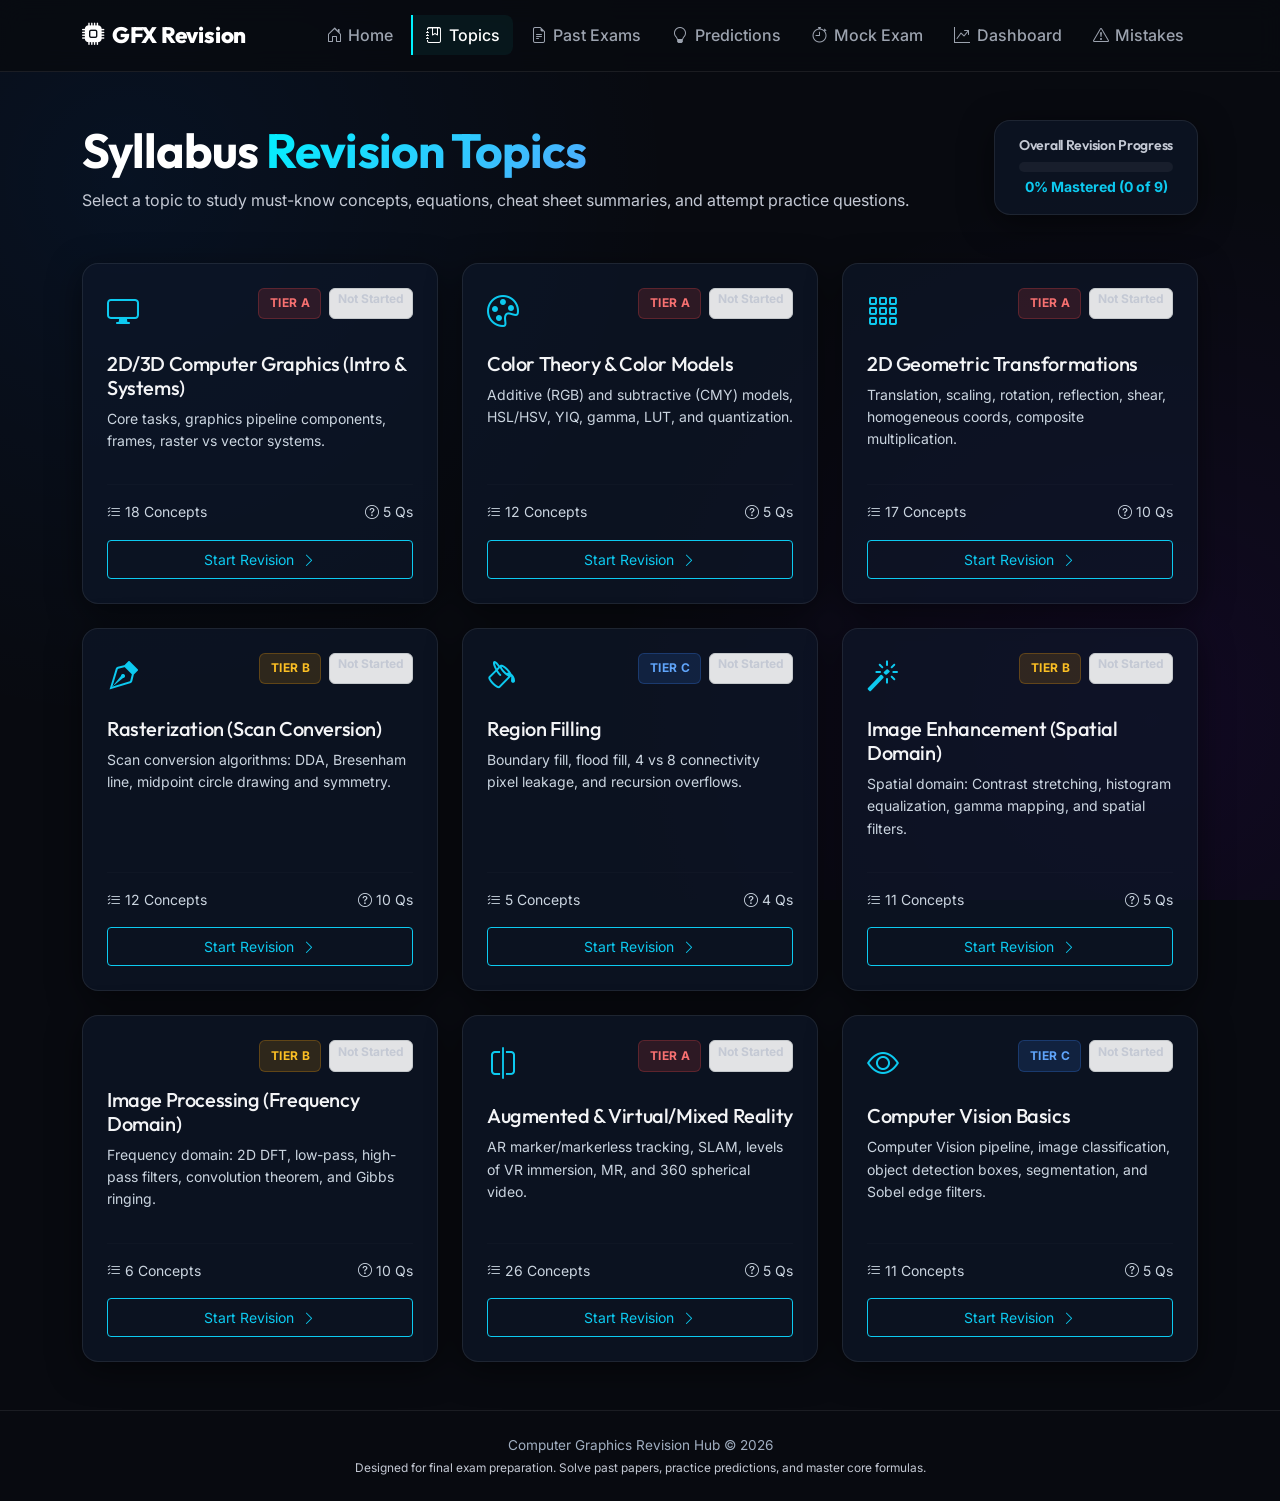
<file: topics.html>
<!DOCTYPE html>
<html lang="en">
<head>
  <meta charset="UTF-8" />
  <meta name="viewport" content="width=device-width, initial-scale=1.0" />
  <title>GFX Revision — Topics</title>
  <meta name="description" content="Explore Computer Graphics Syllabus Topics" />
  <link rel="stylesheet" href="https://cdn.jsdelivr.net/npm/bootstrap@5.3.3/dist/css/bootstrap.min.css" />
  <link rel="stylesheet" href="https://cdn.jsdelivr.net/npm/bootstrap-icons@1.11.3/font/bootstrap-icons.min.css" />
  <link rel="stylesheet" href="css/style.css" />
</head>
<body>
  <!-- Navbar -->
  <nav id="navbar"></nav>

  <!-- Main content -->
  <main id="main-content" class="container py-5">
    <div class="d-flex flex-md-row flex-column justify-content-between align-items-md-center mb-5 gap-3 fade-in">
      <div>
        <h1 class="display-5 fw-bold mb-2">Syllabus <span class="card-title-accent">Revision Topics</span></h1>
        <p class="text-muted mb-0">Select a topic to study must-know concepts, equations, cheat sheet summaries, and attempt practice questions.</p>
      </div>
      <div class="panel-glass px-4 py-3 text-center" style="min-width: 200px;">
        <h6 class="text-muted small mb-1">Overall Revision Progress</h6>
        <div class="progress mt-2" style="height: 10px; background: rgba(255,255,255,0.05); border-radius: 5px;">
          <div id="overall-progress-bar" class="progress-bar" role="progressbar" style="width: 0%; background: var(--grad-primary); border-radius: 5px;" aria-valuenow="0" aria-valuemin="0" aria-valuemax="100"></div>
        </div>
        <span id="overall-progress-text" class="small text-info fw-bold mt-1 d-inline-block">0% Mastered</span>
      </div>
    </div>

    <!-- Topics Grid -->
    <div id="topics-grid" class="row g-4 fade-in animate__animated animate__fadeIn" style="animation-delay: 0.1s;">
      <!-- Dynamic Cards Injected by topics.js -->
      <div class="col-12 text-center py-5">
        <div class="spinner-border text-info" role="status">
          <span class="visually-hidden">Loading topics...</span>
        </div>
      </div>
    </div>
  </main>

  <!-- Footer -->
  <footer id="footer"></footer>

  <script src="https://cdn.jsdelivr.net/npm/bootstrap@5.3.3/dist/js/bootstrap.bundle.min.js"></script>
  <script src="js/app.js"></script>
  <script src="js/topics.js"></script>
</body>
</html>
</file>
<file: css/style.css>
/* ============================================================
   CG Revision — Main Stylesheet
   Stack: Bootstrap 5 + Custom CSS
   ============================================================ */

/* Import Google Fonts */
@import url('https://fonts.googleapis.com/css2?family=Inter:wght@300;400;500;600;700&family=Outfit:wght@400;500;600;700;800&display=swap');

/* ----------------------------------------------------------
   CSS Variables / Design Tokens
   ---------------------------------------------------------- */
:root {
  --bg-primary: #080a10;
  --bg-secondary: #0f131f;
  --bg-glass: rgba(15, 23, 42, 0.65);
  --border-glass: rgba(255, 255, 255, 0.08);
  --border-glass-hover: rgba(255, 255, 255, 0.15);
  
  /* Brand Gradients */
  --accent-cyan: #00f2fe;
  --accent-blue: #0072ff;
  --grad-primary: linear-gradient(135deg, #00f2fe 0%, #4facfe 100%);
  --grad-secondary: linear-gradient(135deg, #a18cd1 0%, #fbc2eb 100%);
  --grad-dark: linear-gradient(180deg, #111827 0%, #030712 100%);
  --grad-neon: linear-gradient(135deg, #7f00ff 0%, #e100ff 100%);
  
  /* UI Colors */
  --color-text-main: #f3f4f6;
  --color-text-muted: #9ca3af;
  --color-text-dim: #a0aec0;
  
  --color-success: #10b981;
  --color-warning: #f59e0b;
  --color-danger: #ef4444;
  --color-info: #3b82f6;

  /* Shadows */
  --shadow-neon-cyan: 0 0 15px rgba(0, 242, 254, 0.25);
  --shadow-neon-purple: 0 0 15px rgba(225, 0, 255, 0.25);
  --shadow-panel: 0 8px 32px 0 rgba(0, 0, 0, 0.5);

  --font-title: 'Outfit', 'Inter', system-ui, sans-serif;
  --font-body: 'Inter', system-ui, sans-serif;
}

/* ----------------------------------------------------------
   Base / Reset
   ---------------------------------------------------------- */
body {
  background-color: var(--bg-primary);
  background-image: radial-gradient(circle at 10% 20%, rgba(0, 114, 255, 0.08) 0%, transparent 40%),
                    radial-gradient(circle at 90% 80%, rgba(127, 0, 255, 0.08) 0%, transparent 40%);
  background-attachment: fixed;
  color: var(--color-text-main);
  font-family: var(--font-body);
  -webkit-font-smoothing: antialiased;
  min-height: 100vh;
  display: flex;
  flex-direction: column;
}

h1, h2, h3, h4, h5, h6 {
  font-family: var(--font-title);
  font-weight: 600;
  letter-spacing: -0.02em;
  color: #ffffff;
}

/* Override Bootstrap text-muted — must be light enough on dark backgrounds */
.text-muted {
  color: #c4c9d4 !important;
}

/* Card description text — used on topic/exam/prediction cards */
.card-desc {
  color: #cbd5e0;
  line-height: 1.6;
}

/* Custom Scrollbar */
::-webkit-scrollbar {
  width: 8px;
  height: 8px;
}
::-webkit-scrollbar-track {
  background: var(--bg-primary);
}
::-webkit-scrollbar-thumb {
  background: #1e293b;
  border-radius: 4px;
}
::-webkit-scrollbar-thumb:hover {
  background: var(--accent-cyan);
  box-shadow: var(--shadow-neon-cyan);
}

/* ----------------------------------------------------------
   Navbar
   ---------------------------------------------------------- */
.navbar-custom {
  background: rgba(8, 10, 16, 0.8);
  backdrop-filter: blur(12px);
  -webkit-backdrop-filter: blur(12px);
  border-bottom: 1px solid var(--border-glass);
  padding: 0.85rem 1rem;
}

.navbar-brand-custom {
  font-family: var(--font-title);
  font-weight: 800;
  font-size: 1.4rem;
  color: #ffffff !important;
  display: flex;
  align-items: center;
  gap: 0.5rem;
  letter-spacing: -0.01em;
}

/* Override Bootstrap warning/info button text to stay white on dark theme */
.btn-warning { color: #ffffff !important; }
.btn-info    { color: #ffffff !important; }

.nav-link-custom {
  font-weight: 500;
  color: var(--color-text-muted) !important;
  transition: all 0.25s ease;
  border-radius: 8px;
  padding: 0.5rem 0.85rem !important;
  display: flex;
  align-items: center;
  gap: 0.4rem;
}

.nav-link-custom:hover, .nav-link-custom.active {
  color: #ffffff !important;
  background: rgba(255, 255, 255, 0.06);
}

.nav-link-custom.active {
  border-left: 2px solid var(--accent-cyan);
  border-radius: 0 8px 8px 0;
  background: rgba(0, 242, 254, 0.05);
}

/* ----------------------------------------------------------
   Cards & Panels
   ---------------------------------------------------------- */
.panel-glass {
  background: var(--bg-glass);
  backdrop-filter: blur(16px);
  -webkit-backdrop-filter: blur(16px);
  border: 1px solid var(--border-glass);
  border-radius: 16px;
  box-shadow: var(--shadow-panel);
  transition: border-color 0.3s ease, transform 0.3s cubic-bezier(0.34, 1.56, 0.64, 1), box-shadow 0.3s ease;
}

.panel-glass-hover:hover {
  transform: translateY(-4px);
  border-color: var(--border-glass-hover);
  box-shadow: 0 12px 40px 0 rgba(0, 0, 0, 0.6), rgba(0, 242, 254, 0.05) 0px 4px 20px;
}

.card-title-accent {
  background: var(--grad-primary);
  -webkit-background-clip: text;
  -webkit-text-fill-color: transparent;
}

/* ----------------------------------------------------------
   Topic Detail & Accordions
   ---------------------------------------------------------- */
.accordion-item-glass {
  background: rgba(15, 23, 42, 0.4) !important;
  border: 1px solid var(--border-glass) !important;
  border-radius: 12px !important;
  margin-bottom: 0.85rem;
  overflow: hidden;
}

.accordion-button-glass {
  background: transparent !important;
  color: #ffffff !important;
  font-family: var(--font-title);
  font-weight: 600;
  box-shadow: none !important;
  border: none !important;
}

.accordion-button-glass:not(.collapsed) {
  background: rgba(255, 255, 255, 0.03) !important;
  border-bottom: 1px solid var(--border-glass) !important;
}

.accordion-button-glass::after {
  filter: invert(1);
}

/* ----------------------------------------------------------
   Interactive Q&A Boxes
   ---------------------------------------------------------- */
.qa-card {
  background: rgba(255, 255, 255, 0.02);
  border: 1px solid var(--border-glass);
  border-radius: 12px;
  padding: 1.25rem;
  transition: all 0.3s ease;
}

.qa-card:hover {
  background: rgba(255, 255, 255, 0.04);
  border-color: rgba(255, 255, 255, 0.12);
}

.reveal-btn {
  background: linear-gradient(135deg, rgba(0, 242, 254, 0.1) 0%, rgba(0, 114, 255, 0.1) 100%);
  border: 1px solid rgba(0, 242, 254, 0.3);
  color: var(--accent-cyan);
  border-radius: 8px;
  font-weight: 500;
  padding: 0.4rem 1rem;
  transition: all 0.25s ease;
}

.reveal-btn:hover {
  background: var(--grad-primary);
  color: #ffffff;
  box-shadow: var(--shadow-neon-cyan);
}

.feedback-btn {
  border-radius: 8px;
  padding: 0.35rem 0.85rem;
  font-size: 0.9rem;
  font-weight: 500;
  transition: all 0.2s ease;
}

.answer-panel {
  border-left: 3px solid var(--accent-cyan);
  background: rgba(0, 242, 254, 0.03);
  padding: 1rem;
  border-radius: 0 8px 8px 0;
  margin-top: 1rem;
}

/* ----------------------------------------------------------
   Exam Solver
   ---------------------------------------------------------- */
.option-btn {
  background: rgba(255, 255, 255, 0.02);
  border: 1px solid var(--border-glass);
  border-radius: 10px;
  padding: 1rem 1.25rem;
  text-align: left;
  width: 100%;
  color: var(--color-text-main);
  transition: all 0.2s ease;
  display: flex;
  align-items: center;
  gap: 1rem;
  margin-bottom: 0.75rem;
}

.option-btn:hover {
  background: rgba(255, 255, 255, 0.05);
  border-color: rgba(255, 255, 255, 0.2);
}

.option-btn.selected {
  background: rgba(0, 114, 255, 0.15);
  border-color: var(--accent-blue);
  box-shadow: 0 0 10px rgba(0, 114, 255, 0.2);
}

.option-btn.correct {
  background: rgba(16, 185, 129, 0.15) !important;
  border-color: var(--color-success) !important;
  color: #ffffff;
}

.option-btn.wrong {
  background: rgba(239, 68, 68, 0.15) !important;
  border-color: var(--color-danger) !important;
  color: #ffffff;
}

.option-badge {
  display: inline-flex;
  align-items: center;
  justify-content: center;
  width: 28px;
  height: 28px;
  border-radius: 50%;
  background: rgba(255, 255, 255, 0.08);
  font-weight: 700;
  font-size: 0.9rem;
}

.option-btn.selected .option-badge {
  background: var(--accent-blue);
  color: white;
}

.option-btn.correct .option-badge {
  background: var(--color-success) !important;
  color: white;
}

.option-btn.wrong .option-badge {
  background: var(--color-danger) !important;
  color: white;
}

/* ----------------------------------------------------------
   Badges & Tier Labels
   ---------------------------------------------------------- */
.badge-tier {
  font-size: 0.75rem;
  font-weight: 700;
  padding: 0.35rem 0.65rem;
  border-radius: 6px;
  text-transform: uppercase;
  letter-spacing: 0.03em;
}

.tier-a {
  background: rgba(239, 68, 68, 0.15);
  color: #f87171;
  border: 1px solid rgba(239, 68, 68, 0.25);
}

.tier-b {
  background: rgba(245, 158, 11, 0.15);
  color: #fbbf24;
  border: 1px solid rgba(245, 158, 11, 0.25);
}

.tier-c {
  background: rgba(59, 130, 246, 0.15);
  color: #60a5fa;
  border: 1px solid rgba(59, 130, 246, 0.25);
}

.badge-confidence {
  font-size: 0.8rem;
  font-weight: 600;
  border-radius: 20px;
  padding: 0.25rem 0.75rem;
}

/* ----------------------------------------------------------
   Animations & Transitions
   ---------------------------------------------------------- */
.fade-in {
  animation: fadeIn 0.4s ease-out forwards;
}

@keyframes fadeIn {
  from {
    opacity: 0;
    transform: translateY(10px);
  }
  to {
    opacity: 1;
    transform: translateY(0);
  }
}

.shimmer {
  background: linear-gradient(90deg, rgba(255,255,255,0) 0%, rgba(255,255,255,0.03) 50%, rgba(255,255,255,0) 100%);
  background-size: 200% 100%;
  animation: shimmer 1.5s infinite;
}

@keyframes shimmer {
  0% { background-position: -200% 0; }
  100% { background-position: 200% 0; }
}

/* ----------------------------------------------------------
   Footer
   ---------------------------------------------------------- */
footer {
  margin-top: auto;
  border-top: 1px solid var(--border-glass);
  padding: 1.5rem 0;
  background: rgba(8, 10, 16, 0.5);
  color: var(--color-text-dim);
  font-size: 0.85rem;
  text-align: center;
}

/* ----------------------------------------------------------
   Circular Progress Ring
   ---------------------------------------------------------- */
.progress-ring-circle {
  transition: stroke-dashoffset 0.35s;
  transform: rotate(-90deg);
  transform-origin: 50% 50%;
}

/* ----------------------------------------------------------
   Code styling (Formulas)
   ---------------------------------------------------------- */
code {
  background: rgba(255, 255, 255, 0.05);
  color: var(--accent-cyan) !important;
  padding: 0.15rem 0.4rem;
  border-radius: 4px;
  font-size: 0.9em;
}

pre {
  background: rgba(15, 23, 42, 0.5) !important;
  border: 1px solid var(--border-glass);
  border-radius: 8px;
  padding: 1rem;
  color: #e2e8f0;
}
</file>
